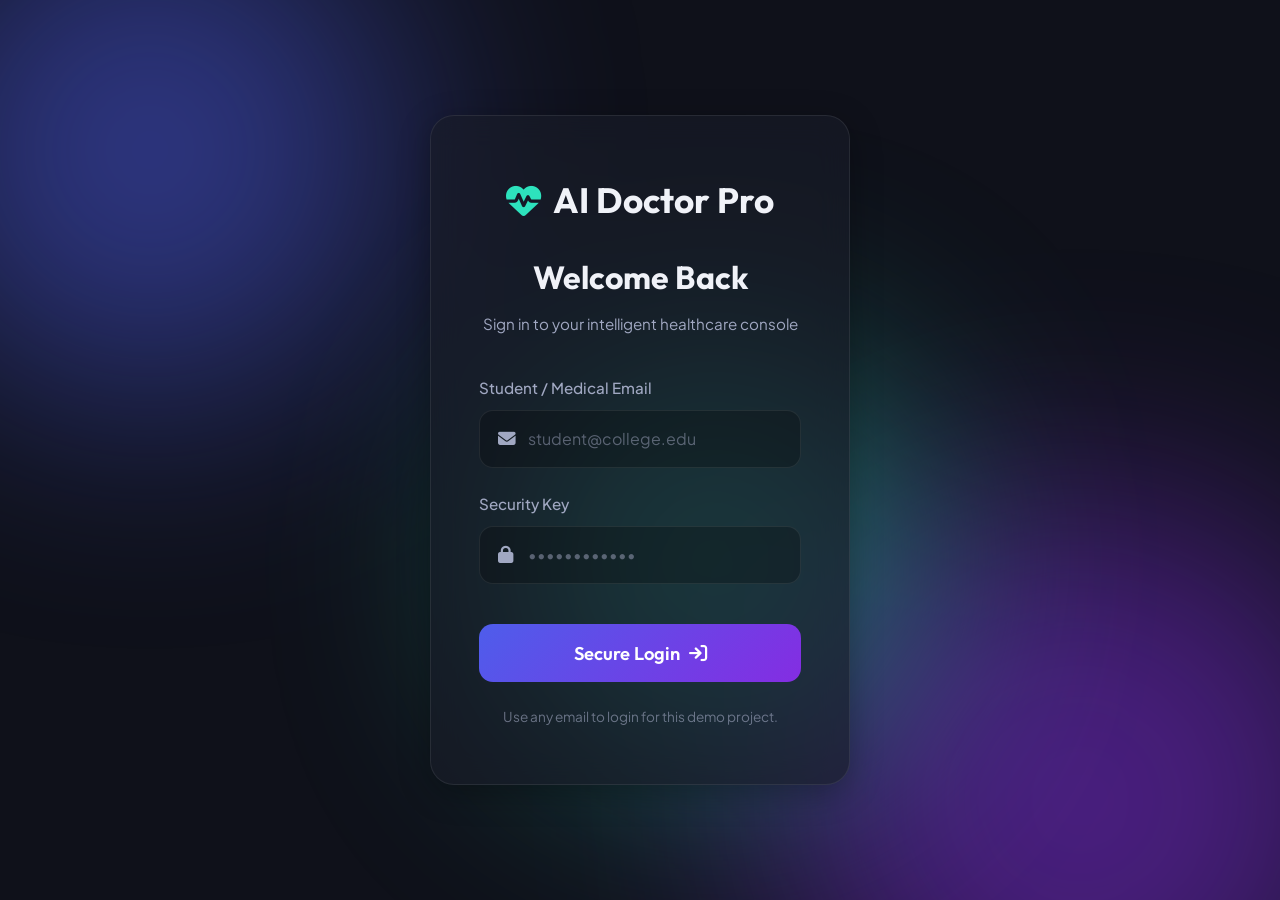
<file: index.html>
<!DOCTYPE html>
<html lang="en">
<head>
    <meta charset="UTF-8">
    <meta name="viewport" content="width=device-width, initial-scale=1.0">
    <title>AI Doctor Pro</title>
    <link href="https://fonts.googleapis.com/css2?family=Outfit:wght@300;400;500;600;700&family=Plus+Jakarta+Sans:wght@400;500;600;700&display=swap" rel="stylesheet">
    <link rel="stylesheet" href="https://cdnjs.cloudflare.com/ajax/libs/font-awesome/6.4.0/css/all.min.css">
    <link rel="stylesheet" href="style.css">
</head>
<body>
    <div class="background-orbs">
        <div class="orb orb-1"></div>
        <div class="orb orb-2"></div>
        <div class="orb orb-3"></div>
    </div>

    <!-- Navigation -->
    <nav class="glass-nav">
        <div class="logo">
            <i class="fa-solid fa-heart-pulse"></i>
            <span>AI Doctor Pro</span>
        </div>
        <div class="nav-links">
            <a href="#dashboard" class="active">Dashboard</a>
            <a href="#checker">Symptom Checker</a>
            <a href="#chat">AI Consultation</a>
            <a href="#contacts">Contacts</a>
        </div>
        <div style="display:flex; gap: 1rem; align-items: center;">
            <button class="nav-action" id="logout-btn" style="background:rgba(255, 255, 255, 0.05); border:1px solid var(--glass-border); color:var(--text-main);">Logout</button>
            <button class="nav-action" onclick="window.location.href='tel:108'">Emergency</button>
        </div>
    </nav>

    <main class="container">
        <!-- Hero Section -->
        <section class="hero glass-panel">
            <div class="hero-content">
                <h1>Next-Generation <span class="text-gradient">Healthcare</span> Intelligence</h1>
                <p>AI Doctor Pro uses advanced algorithms to predict potential health issues, offer preliminary advice, and guide you towards better health decisions.</p>
                <div class="hero-stats">
                    <div class="stat-card">
                        <i class="fa-solid fa-brain"></i>
                        <div class="stat-info">
                            <h3>94%</h3>
                            <p>Prediction Accuracy</p>
                        </div>
                    </div>
                    <div class="stat-card">
                        <i class="fa-solid fa-bolt"></i>
                        <div class="stat-info">
                            <h3>&lt; 2s</h3>
                            <p>Response Time</p>
                        </div>
                    </div>
                </div>
            </div>
            <div class="hero-image-placeholder">
                <div class="pulse-ring">
                    <i class="fa-solid fa-stethoscope"></i>
                </div>
            </div>
        </section>

        <div class="dashboard-grid">
            <!-- Symptom Checker -->
            <section id="checker" class="checker-section glass-panel">
                <div class="section-header">
                    <h2><i class="fa-solid fa-clipboard-list"></i> Symptom Checker</h2>
                </div>
                <div class="input-group">
                    <input type="text" id="symptom-input" placeholder="E.g., headache, fever, cough...">
                    <button id="add-symptom-btn"><i class="fa-solid fa-plus"></i></button>
                </div>
                <div class="tags-container" id="symptoms-list">
                </div>
                <button id="predict-btn" class="primary-btn">Analyze Symptoms</button>

                <div id="prediction-result" class="result-card hidden">
                    <div class="result-header">
                        <h3>Analysis Results</h3>
                        <div class="confidence-badge">85% Match</div>
                    </div>
                    <div class="result-content">
                        <div class="result-item">
                            <span class="label">Likely Condition:</span>
                            <span class="value disease-name" id="res-disease">Common Cold</span>
                        </div>
                        <div class="result-item">
                            <span class="label">Recommendation:</span>
                            <span class="value" id="res-recommendation">Rest, drink fluids.</span>
                        </div>
                        <div class="remedies-section">
                            <h4>Home Remedies</h4>
                            <ul id="res-remedies">
                                <li>Ginger tea</li>
                            </ul>
                        </div>
                    </div>
                </div>
            </section>

            <!-- Chat Interface -->
            <section id="chat" class="chat-section glass-panel">
                <div class="section-header">
                    <h2><i class="fa-solid fa-user-doctor"></i> Live AI Consultation</h2>
                </div>
                <div class="chat-window">
                    <div class="chat-messages" id="chat-messages">
                        <div class="message ai">
                            <div class="avatar"><i class="fa-solid fa-robot"></i></div>
                            <div class="bubble">Hello! I am AI Doctor Pro. Describe how you are feeling or ask me any health-related questions.</div>
                        </div>
                    </div>
                    <div class="chat-input-area">
                        <input type="text" id="chat-input" placeholder="Type your message here...">
                        <button id="send-chat-btn"><i class="fa-solid fa-paper-plane"></i></button>
                    </div>
                </div>
            </section>
        </div>

        <!-- Healthcare Contacts & Doctors -->
        <section id="contacts" class="contacts-section glass-panel" style="margin-top: 2rem;">
            <div class="section-header">
                <h2><i class="fa-solid fa-address-book"></i> Healthcare & Doctor Contacts</h2>
            </div>
            <div class="contacts-grid" style="display: grid; grid-template-columns: repeat(auto-fit, minmax(300px, 1fr)); gap: 1.5rem; padding: 0 2rem 2rem 2rem;">
                
                <!-- Emergency Contact -->
                <div class="contact-card emergency" onclick="window.location.href='tel:108'" style="background: rgba(255,77,109,0.05); border: 1px solid rgba(255,77,109,0.2); border-radius: 16px; padding: 1.5rem; display: flex; align-items: center; gap: 1.2rem; transition: transform 0.3s ease; cursor: pointer;" onmouseover="this.style.transform='translateY(-5px)'" onmouseout="this.style.transform='translateY(0)'">
                    <div class="contact-avatar" style="width: 60px; height: 60px; border-radius: 50%; background: var(--danger); display: flex; justify-content: center; align-items: center; font-size: 1.5rem; flex-shrink: 0;">
                        <i class="fa-solid fa-truck-medical"></i>
                    </div>
                    <div class="contact-info">
                        <h3 style="font-family: var(--font-heading); margin-bottom: 0.2rem;">Emergency Services</h3>
                        <p style="color: var(--danger); font-size: 0.9rem; margin-bottom: 0.5rem;">24/7 Ambulance & Support</p>
                        <h2 style="color: white; margin-bottom: 0; font-family: var(--font-heading);"><i class="fa-solid fa-phone"></i> 108</h2>
                    </div>
                </div>

                <!-- Doctor Card 1 -->
                <div class="contact-card" style="background: rgba(255,255,255,0.03); border: 1px solid var(--glass-border); border-radius: 16px; padding: 1.5rem; display: flex; align-items: center; gap: 1.2rem; transition: transform 0.3s ease; cursor: pointer;" onmouseover="this.style.transform='translateY(-5px)'" onmouseout="this.style.transform='translateY(0)'">
                    <div class="contact-avatar" style="width: 60px; height: 60px; border-radius: 50%; background: var(--primary); display: flex; justify-content: center; align-items: center; font-size: 1.5rem; flex-shrink: 0;">
                        <i class="fa-solid fa-user-doctor"></i>
                    </div>
                    <div class="contact-info">
                        <h3 style="font-family: var(--font-heading); margin-bottom: 0.2rem;">Dr. Sarah Jenkins</h3>
                        <p style="color: var(--accent); font-size: 0.9rem; margin-bottom: 0.5rem;">Cardiologist</p>
                        <p style="color: var(--text-muted); font-size: 0.85rem; margin-bottom: 0.2rem;"><i class="fa-solid fa-phone"></i> +1 (555) 123-4567</p>
                        <p style="color: var(--text-muted); font-size: 0.85rem;"><i class="fa-solid fa-envelope"></i> s.jenkins@aidoctor.pro</p>
                    </div>
                </div>

                <!-- Doctor Card 2 -->
                <div class="contact-card" style="background: rgba(255,255,255,0.03); border: 1px solid var(--glass-border); border-radius: 16px; padding: 1.5rem; display: flex; align-items: center; gap: 1.2rem; transition: transform 0.3s ease; cursor: pointer;" onmouseover="this.style.transform='translateY(-5px)'" onmouseout="this.style.transform='translateY(0)'">
                    <div class="contact-avatar" style="width: 60px; height: 60px; border-radius: 50%; background: var(--orb-2); display: flex; justify-content: center; align-items: center; font-size: 1.5rem; flex-shrink: 0;">
                        <i class="fa-solid fa-stethoscope"></i>
                    </div>
                    <div class="contact-info">
                        <h3 style="font-family: var(--font-heading); margin-bottom: 0.2rem;">Dr. Alan Peterson</h3>
                        <p style="color: var(--accent); font-size: 0.9rem; margin-bottom: 0.5rem;">General Physician</p>
                        <p style="color: var(--text-muted); font-size: 0.85rem; margin-bottom: 0.2rem;"><i class="fa-solid fa-phone"></i> +1 (555) 987-6543</p>
                        <p style="color: var(--text-muted); font-size: 0.85rem;"><i class="fa-solid fa-envelope"></i> a.peterson@aidoctor.pro</p>
                    </div>
                </div>

                <!-- Doctor Card 3 -->
                <div class="contact-card" style="background: rgba(255,255,255,0.03); border: 1px solid var(--glass-border); border-radius: 16px; padding: 1.5rem; display: flex; align-items: center; gap: 1.2rem; transition: transform 0.3s ease; cursor: pointer;" onmouseover="this.style.transform='translateY(-5px)'" onmouseout="this.style.transform='translateY(0)'">
                    <div class="contact-avatar" style="width: 60px; height: 60px; border-radius: 50%; background: #e2842d; display: flex; justify-content: center; align-items: center; font-size: 1.5rem; flex-shrink: 0;">
                        <i class="fa-solid fa-brain"></i>
                    </div>
                    <div class="contact-info">
                        <h3 style="font-family: var(--font-heading); margin-bottom: 0.2rem;">Dr. Emily Chen</h3>
                        <p style="color: var(--accent); font-size: 0.9rem; margin-bottom: 0.5rem;">Neurologist</p>
                        <p style="color: var(--text-muted); font-size: 0.85rem; margin-bottom: 0.2rem;"><i class="fa-solid fa-phone"></i> +1 (555) 345-6789</p>
                        <p style="color: var(--text-muted); font-size: 0.85rem;"><i class="fa-solid fa-envelope"></i> e.chen@aidoctor.pro</p>
                    </div>
                </div>
            </div>
        </section>

    </main>

    <script src="app.js"></script>
</body>
</html>
</file>
<file: style.css>
:root {
    --bg-dark: #0f111a;
    --glass-bg: rgba(25, 28, 41, 0.65);
    --glass-border: rgba(255, 255, 255, 0.08);
    --text-main: #f0f2f8;
    --text-muted: #a1a8c2;
    --primary: #4e5deb;
    --primary-hover: #6370f2;
    --accent: #2de2bd;
    --danger: #ff4d6d;
    --danger-hover: #ff2a51;
    --orb-1: #4e5deb;
    --orb-2: #842de2;
    --orb-3: #2de2bd;
    --font-heading: 'Outfit', sans-serif;
    --font-body: 'Plus Jakarta Sans', sans-serif;
}

* {
    margin: 0;
    padding: 0;
    box-sizing: border-box;
}

body {
    font-family: var(--font-body);
    background-color: var(--bg-dark);
    color: var(--text-main);
    min-height: 100vh;
    overflow-x: hidden;
    position: relative;
    line-height: 1.6;
}

.background-orbs {
    position: fixed;
    top: 0;
    left: 0;
    width: 100vw;
    height: 100vh;
    z-index: -1;
    overflow: hidden;
}

.orb {
    position: absolute;
    border-radius: 50%;
    filter: blur(120px);
    opacity: 0.5;
    animation: float 20s infinite alternate cubic-bezier(0.4, 0, 0.2, 1);
}

.orb-1 {
    width: 500px;
    height: 500px;
    background: var(--orb-1);
    top: -100px;
    left: -100px;
    animation-delay: 0s;
}

.orb-2 {
    width: 600px;
    height: 600px;
    background: var(--orb-2);
    bottom: -200px;
    right: -100px;
    animation-delay: -5s;
    animation-duration: 25s;
}

.orb-3 {
    width: 400px;
    height: 400px;
    background: var(--orb-3);
    top: 40%;
    left: 40%;
    animation-delay: -10s;
    animation-duration: 18s;
}

@keyframes float {
    0% { transform: translate(0, 0) scale(1); }
    33% { transform: translate(50px, -50px) scale(1.1); }
    66% { transform: translate(-30px, 40px) scale(0.95); }
    100% { transform: translate(-60px, -20px) scale(1.05); }
}

.glass-panel {
    background: var(--glass-bg);
    backdrop-filter: blur(16px);
    -webkit-backdrop-filter: blur(16px);
    border: 1px solid var(--glass-border);
    border-radius: 24px;
    box-shadow: 0 8px 32px 0 rgba(0, 0, 0, 0.3);
}

.glass-nav {
    display: flex;
    justify-content: space-between;
    align-items: center;
    padding: 1.2rem 4rem;
    position: sticky;
    top: 0;
    z-index: 100;
    background: rgba(15, 17, 26, 0.8);
    backdrop-filter: blur(20px);
    border-bottom: 1px solid var(--glass-border);
}

.logo {
    display: flex;
    align-items: center;
    gap: 12px;
    font-family: var(--font-heading);
    font-size: 1.5rem;
    font-weight: 700;
    color: var(--text-main);
}

.logo i {
    color: var(--accent);
    animation: heartbeat 2s infinite;
}

@keyframes heartbeat {
    0% { transform: scale(1); }
    15% { transform: scale(1.2); }
    30% { transform: scale(1); }
    45% { transform: scale(1.2); }
    60% { transform: scale(1); }
    100% { transform: scale(1); }
}

.nav-links {
    display: flex;
    gap: 2rem;
}

.nav-links a {
    color: var(--text-muted);
    text-decoration: none;
    font-weight: 500;
    transition: color 0.3s ease;
    position: relative;
}

.nav-links a:hover, .nav-links a.active {
    color: var(--text-main);
}

.nav-links a::after {
    content: '';
    position: absolute;
    bottom: -6px;
    left: 0;
    width: 0;
    height: 2px;
    background: var(--accent);
    transition: width 0.3s ease;
}

.nav-links a:hover::after, .nav-links a.active::after {
    width: 100%;
}

.nav-action {
    background: var(--danger);
    color: white;
    border: none;
    padding: 0.6rem 1.5rem;
    border-radius: 50px;
    font-weight: 600;
    cursor: pointer;
    transition: background 0.3s ease, transform 0.2s ease;
    font-family: var(--font-body);
}

.nav-action:hover {
    background: var(--danger-hover);
    transform: translateY(-2px);
    box-shadow: 0 4px 15px rgba(255, 77, 109, 0.4);
}

.container {
    max-width: 1200px;
    margin: 2rem auto;
    padding: 0 2rem;
    display: flex;
    flex-direction: column;
    gap: 2rem;
}

.hero {
    display: flex;
    align-items: center;
    padding: 4rem;
    gap: 4rem;
    overflow: hidden;
    position: relative;
}

.hero-content {
    flex: 1;
}

.hero-content h1 {
    font-family: var(--font-heading);
    font-size: 3.5rem;
    line-height: 1.1;
    margin-bottom: 1.5rem;
}

.text-gradient {
    background: linear-gradient(135deg, var(--accent) 0%, var(--primary) 100%);
    -webkit-background-clip: text;
    -webkit-text-fill-color: transparent;
}

.hero-content p {
    color: var(--text-muted);
    font-size: 1.1rem;
    margin-bottom: 2.5rem;
    max-width: 90%;
}

.hero-stats {
    display: flex;
    gap: 2rem;
}

.stat-card {
    display: flex;
    align-items: center;
    gap: 1rem;
    background: rgba(255, 255, 255, 0.03);
    border: 1px solid rgba(255, 255, 255, 0.05);
    padding: 1rem 1.5rem;
    border-radius: 16px;
    transition: transform 0.3s ease, background 0.3s ease;
}

.stat-card:hover {
    transform: translateY(-5px);
    background: rgba(255, 255, 255, 0.08);
}

.stat-card i {
    font-size: 2rem;
    color: var(--accent);
}

.stat-info h3 {
    font-family: var(--font-heading);
    font-size: 1.5rem;
    color: var(--text-main);
}

.stat-info p {
    margin: 0;
    font-size: 0.85rem;
    color: var(--text-muted);
}

.hero-image-placeholder {
    flex: 1;
    display: flex;
    justify-content: center;
    align-items: center;
}

.pulse-ring {
    width: 200px;
    height: 200px;
    background: rgba(45, 226, 189, 0.1);
    border-radius: 50%;
    display: flex;
    justify-content: center;
    align-items: center;
    position: relative;
}

.pulse-ring::before, .pulse-ring::after {
    content: '';
    position: absolute;
    width: 100%;
    height: 100%;
    border-radius: 50%;
    border: 2px solid rgba(45, 226, 189, 0.4);
    animation: ripple 3s infinite linear;
}

.pulse-ring::after {
    animation-delay: 1.5s;
}

.pulse-ring i {
    font-size: 5rem;
    color: var(--accent);
    z-index: 2;
}

@keyframes ripple {
    0% { transform: scale(1); opacity: 1; }
    100% { transform: scale(2); opacity: 0; }
}

.dashboard-grid {
    display: grid;
    grid-template-columns: 1fr 1fr;
    gap: 2rem;
}

.section-header {
    border-bottom: 1px solid var(--glass-border);
    padding: 1.5rem 2rem;
    margin-bottom: 2rem;
}

.section-header h2 {
    font-family: var(--font-heading);
    font-size: 1.4rem;
    display: flex;
    align-items: center;
    gap: 0.8rem;
    color: var(--text-main);
}

.section-header i {
    color: var(--primary);
}

.checker-section {
    display: flex;
    flex-direction: column;
}

.input-group {
    display: flex;
    padding: 0 2rem;
    gap: 1rem;
    margin-bottom: 1rem;
}

.input-group input {
    flex: 1;
    background: rgba(0, 0, 0, 0.2);
    border: 1px solid var(--glass-border);
    border-radius: 12px;
    padding: 1rem 1.2rem;
    color: var(--text-main);
    font-family: var(--font-body);
    font-size: 1rem;
    outline: none;
    transition: border-color 0.3s ease;
}

.input-group input:focus {
    border-color: var(--primary);
}

.input-group button {
    background: var(--primary);
    color: white;
    border: none;
    border-radius: 12px;
    width: 50px;
    cursor: pointer;
    transition: background 0.3s ease;
}

.input-group button:hover {
    background: var(--primary-hover);
}

.tags-container {
    padding: 0 2rem;
    display: flex;
    flex-wrap: wrap;
    gap: 0.8rem;
    margin-bottom: 2rem;
}

.symptom-tag {
    background: rgba(78, 93, 235, 0.2);
    border: 1px solid rgba(78, 93, 235, 0.4);
    color: var(--text-main);
    padding: 0.5rem 1rem;
    border-radius: 50px;
    display: flex;
    align-items: center;
    gap: 0.6rem;
    font-size: 0.9rem;
    animation: fadeIn 0.3s ease;
}

.symptom-tag i {
    cursor: pointer;
    color: var(--text-muted);
    transition: color 0.2s ease;
}

.symptom-tag i:hover {
    color: var(--danger);
}

.primary-btn {
    background: linear-gradient(135deg, var(--primary) 0%, #842de2 100%);
    color: white;
    border: none;
    padding: 1rem;
    margin: 0 2rem 2rem 2rem;
    border-radius: 12px;
    font-family: var(--font-heading);
    font-size: 1.1rem;
    font-weight: 600;
    cursor: pointer;
    transition: transform 0.2s ease, box-shadow 0.2s ease;
}

.primary-btn:hover {
    transform: translateY(-2px);
    box-shadow: 0 6px 20px rgba(132, 45, 226, 0.4);
}

.result-card {
    margin: 0 2rem 2rem 2rem;
    background: rgba(255, 255, 255, 0.03);
    border: 1px solid rgba(45, 226, 189, 0.3);
    border-radius: 16px;
    overflow: hidden;
    animation: slideUp 0.4s ease;
}

.result-card.hidden {
    display: none;
}

.result-header {
    background: rgba(45, 226, 189, 0.1);
    padding: 1rem 1.5rem;
    display: flex;
    justify-content: space-between;
    align-items: center;
    border-bottom: 1px solid rgba(45, 226, 189, 0.2);
}

.result-header h3 {
    font-family: var(--font-heading);
    color: var(--accent);
}

.confidence-badge {
    background: rgba(45, 226, 189, 0.2);
    color: var(--accent);
    padding: 0.3rem 0.8rem;
    border-radius: 50px;
    font-size: 0.85rem;
    font-weight: 600;
}

.result-content {
    padding: 1.5rem;
}

.result-item {
    margin-bottom: 1rem;
}

.result-item .label {
    display: block;
    color: var(--text-muted);
    font-size: 0.9rem;
    margin-bottom: 0.3rem;
}

.result-item .value {
    font-weight: 500;
}

.disease-name {
    font-family: var(--font-heading);
    font-size: 1.4rem;
    color: var(--text-main);
}

.remedies-section {
    margin-top: 1.5rem;
    padding-top: 1.5rem;
    border-top: 1px dashed var(--glass-border);
}

.remedies-section h4 {
    color: var(--text-muted);
    font-size: 0.95rem;
    margin-bottom: 0.8rem;
}

.remedies-section ul {
    list-style-type: none;
    padding-left: 0;
}

.remedies-section li {
    position: relative;
    padding-left: 1.5rem;
    margin-bottom: 0.5rem;
    font-size: 0.95rem;
}

.remedies-section li::before {
    content: '→';
    position: absolute;
    left: 0;
    color: var(--accent);
}

.chat-section {
    display: flex;
    flex-direction: column;
    height: 600px;
}

.chat-window {
    display: flex;
    flex-direction: column;
    flex: 1;
    overflow: hidden;
}

.chat-messages {
    flex: 1;
    overflow-y: auto;
    padding: 0 2rem 2rem 2rem;
    display: flex;
    flex-direction: column;
    gap: 1.5rem;
}

.chat-messages::-webkit-scrollbar {
    width: 6px;
}

.chat-messages::-webkit-scrollbar-thumb {
    background: rgba(255, 255, 255, 0.1);
    border-radius: 10px;
}

.message {
    display: flex;
    gap: 1rem;
    max-width: 85%;
}

.message.ai {
    align-self: flex-start;
}

.message.user {
    align-self: flex-end;
    flex-direction: row-reverse;
}

.avatar {
    width: 40px;
    height: 40px;
    border-radius: 50%;
    display: flex;
    justify-content: center;
    align-items: center;
    flex-shrink: 0;
}

.message.ai .avatar {
    background: rgba(78, 93, 235, 0.2);
    color: var(--primary);
    border: 1px solid rgba(78, 93, 235, 0.4);
}

.message.user .avatar {
    background: rgba(45, 226, 189, 0.2);
    color: var(--accent);
    border: 1px solid rgba(45, 226, 189, 0.4);
}

.bubble {
    padding: 1rem 1.2rem;
    border-radius: 16px;
    font-size: 0.95rem;
    line-height: 1.5;
}

.message.ai .bubble {
    background: rgba(255, 255, 255, 0.05);
    border: 1px solid var(--glass-border);
    border-top-left-radius: 4px;
}

.message.user .bubble {
    background: var(--primary);
    color: white;
    border-top-right-radius: 4px;
}

.chat-input-area {
    padding: 1.5rem 2rem;
    border-top: 1px solid var(--glass-border);
    display: flex;
    gap: 1rem;
    background: rgba(0, 0, 0, 0.2);
}

.chat-input-area input {
    flex: 1;
    background: rgba(255, 255, 255, 0.05);
    border: 1px solid var(--glass-border);
    border-radius: 20px;
    padding: 1rem 1.5rem;
    color: var(--text-main);
    font-family: var(--font-body);
    outline: none;
    transition: all 0.3s ease;
}

.chat-input-area input:focus {
    background: rgba(255, 255, 255, 0.08);
    border-color: var(--primary);
}

.chat-input-area button {
    width: 50px;
    height: 50px;
    border-radius: 50%;
    background: var(--primary);
    color: white;
    border: none;
    cursor: pointer;
    display: flex;
    justify-content: center;
    align-items: center;
    font-size: 1.2rem;
    transition: transform 0.2s ease, background 0.2s ease;
}

.chat-input-area button:hover {
    background: var(--primary-hover);
    transform: scale(1.05);
}

@keyframes fadeIn {
    from { opacity: 0; transform: scale(0.9); }
    to { opacity: 1; transform: scale(1); }
}

@keyframes slideUp {
    from { opacity: 0; transform: translateY(20px); }
    to { opacity: 1; transform: translateY(0); }
}

@media (max-width: 992px) {
    .dashboard-grid {
        grid-template-columns: 1fr;
    }
    .hero {
        flex-direction: column;
        padding: 3rem 2rem;
        text-align: center;
    }
    .hero-stats {
        justify-content: center;
    }
    .hero-image-placeholder {
        margin-top: 2rem;
    }
}

@media (max-width: 768px) {
    .glass-nav {
        flex-direction: column;
        gap: 1rem;
        padding: 1rem 2rem;
    }
    .nav-links {
        width: 100%;
        justify-content: center;
        gap: 1rem;
    }
    .hero-content h1 {
        font-size: 2.5rem;
    }
}
</file>
